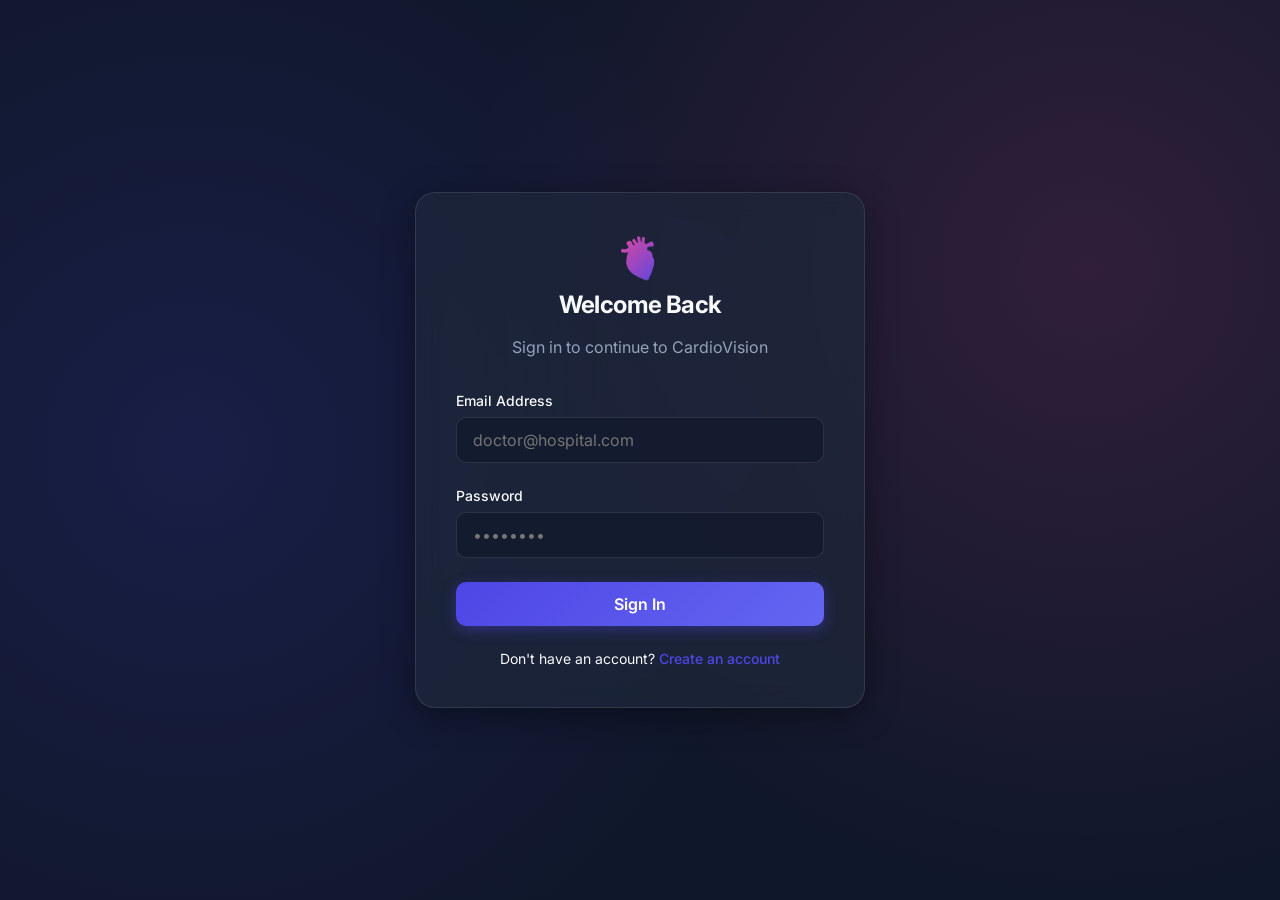
<file: frontend/dashboard.html>
<!DOCTYPE html>
<html lang="en">
<head>
    <meta charset="UTF-8">
    <meta name="viewport" content="width=device-width, initial-scale=1.0">
    <title>Dashboard - CardioVision</title>
    <link rel="preconnect" href="https://fonts.googleapis.com">
    <link rel="preconnect" href="https://fonts.gstatic.com" crossorigin>
    <link href="https://fonts.googleapis.com/css2?family=Inter:wght@400;500;600;700;800&display=swap" rel="stylesheet">
    <link rel="stylesheet" href="style.css">
</head>
<body>
    <nav class="navbar">
        <div class="nav-brand">
            <span class="logo-icon" style="background: linear-gradient(135deg, var(--secondary-color), var(--primary-color)); -webkit-background-clip: text; background-clip: text; -webkit-text-fill-color: transparent;">🫀</span>
            <span>CardioVision</span>
        </div>
        <div>
            <span id="user-display-name" style="margin-right: 1rem; color: var(--text-muted); font-weight: 500;"></span>
            <button id="logout-btn" class="btn btn-secondary" style="padding: 0.5rem 1rem; font-size: 0.875rem;">Logout</button>
        </div>
    </nav>

    <div class="dashboard-container">
        <!-- Left Side: Upload Panel -->
        <div class="glass-panel">
            <h3><span class="gradient-text">New Analysis</span></h3>
            <p>Upload a retinal fundus image for cardiovascular risk prediction using EfficientNet-B7.</p>
            
            <div id="dashboard-alert" class="alert alert-error"></div>
            
            <form id="upload-form">
                <div class="upload-area" id="drop-zone">
                    <div class="upload-icon">📸</div>
                    <h4>Drag & Drop Image</h4>
                    <p style="margin-bottom: 0;">or click to browse (JPEG, PNG | Max 10MB)</p>
                    <input type="file" id="file-input-hidden" accept="image/jpeg, image/png, image/jpg" required>
                </div>
                
                <img id="image-preview" src="" alt="Selected Preview">
                
                <br>
                <button type="submit" class="btn btn-primary btn-disabled" id="analyze-btn" disabled>
                    <span>Analyze Image</span>
                    <div class="loader" id="analyze-loader" style="margin-left: 10px; width: 20px; height: 20px; border-width: 2px;"></div>
                </button>
            </form>
        </div>

        <!-- Right Side: Results Panel -->
        <div class="glass-panel results-panel hidden" id="results-panel">
            <h3><span class="gradient-text">Analysis Results</span></h3>
            
            <div class="risk-meter" id="risk-meter-bg">
                <p style="margin: 0; font-size: 0.875rem; text-transform: uppercase; letter-spacing: 1px;">Cardiovascular Risk</p>
                <div class="risk-level" id="risk-display">--</div>
                <p id="confidence-display" style="margin: 0;">Confidence: --%</p>
            </div>
            
            <div>
                <h4>Grad-CAM Heatmap</h4>
                <p style="font-size: 0.875rem;">Highlights regions critical for the AI's prediction.</p>
                <div class="heatmap-container">
                    <img id="heatmap-image" class="heatmap-img" src="" alt="Grad-CAM Heatmap">
                </div>
            </div>
            
            <button class="btn btn-secondary" id="download-report-btn" style="margin-top: 1rem;">
                <span style="font-size: 1.2rem; margin-right: 8px;">📄</span> Download Medical Report (PDF)
            </button>
        </div>
    </div>
    <script src="app.js"></script>
</body>
</html>
</file>
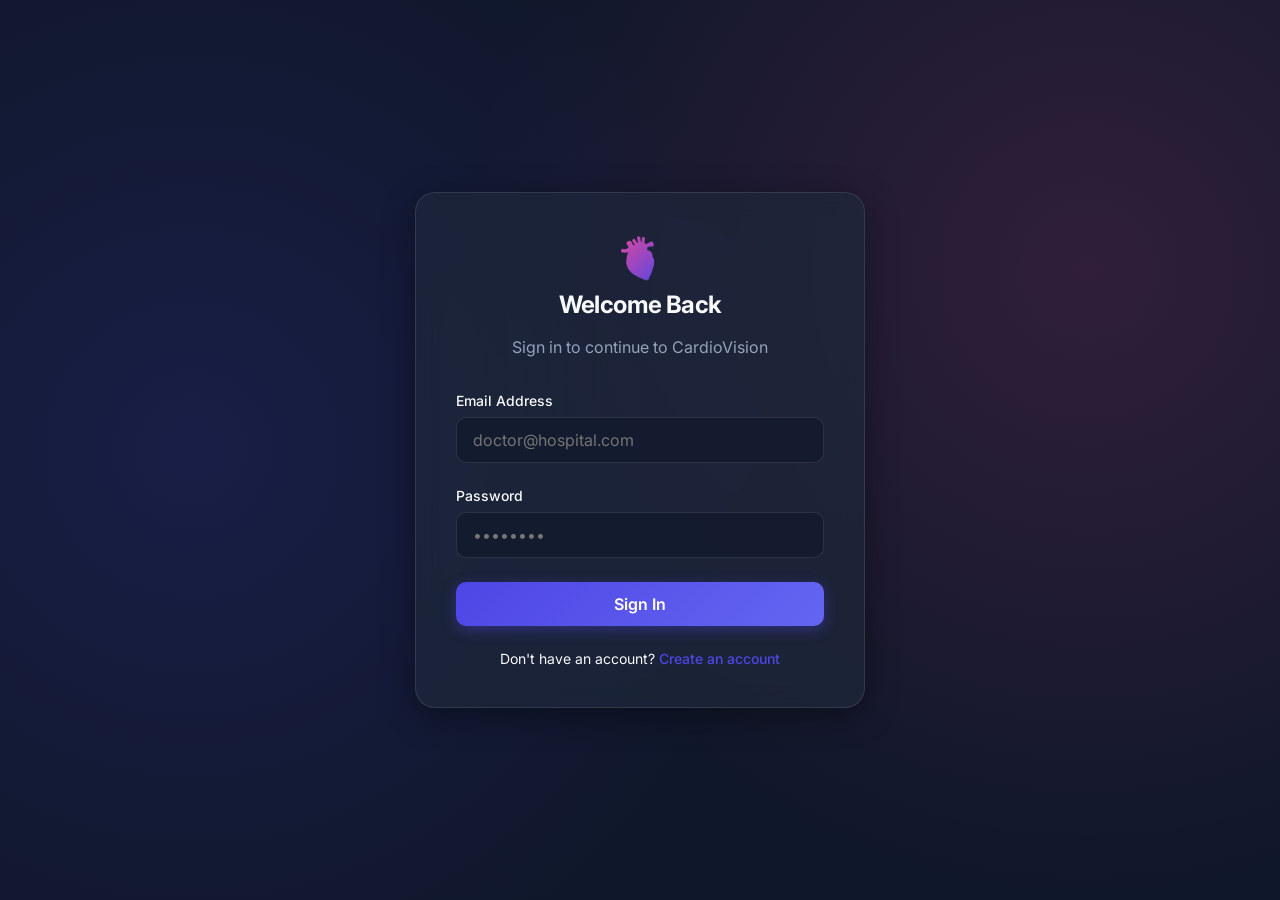
<file: frontend/login.html>
<!DOCTYPE html>
<html lang="en">
<head>
    <meta charset="UTF-8">
    <meta name="viewport" content="width=device-width, initial-scale=1.0">
    <title>Login - CardioVision</title>
    <link rel="preconnect" href="https://fonts.googleapis.com">
    <link rel="preconnect" href="https://fonts.gstatic.com" crossorigin>
    <link href="https://fonts.googleapis.com/css2?family=Inter:wght@400;500;600;700;800&display=swap" rel="stylesheet">
    <link rel="stylesheet" href="style.css">
</head>
<body>
    <div class="auth-container">
        <div class="auth-box glass-panel">
            <div class="auth-header">
                <div class="logo-icon">🫀</div>
                <h2>Welcome Back</h2>
                <p>Sign in to continue to CardioVision</p>
            </div>
            
            <div id="login-alert" class="alert alert-error"></div>

            <form id="login-form">
                <div class="form-group">
                    <label for="email">Email Address</label>
                    <input type="email" id="email" class="form-control" placeholder="doctor@hospital.com" required>
                </div>
                
                <div class="form-group">
                    <label for="password">Password</label>
                    <input type="password" id="password" class="form-control" placeholder="••••••••" required>
                </div>
                
                <button type="submit" class="btn btn-primary" id="login-btn">
                    <span>Sign In</span>
                    <div class="loader" id="login-loader" style="margin-left: 10px; width: 20px; height: 20px; border-width: 2px;"></div>
                </button>
            </form>
            
            <div class="auth-links">
                Don't have an account? <a href="signup.html">Create an account</a>
            </div>
        </div>
    </div>
    <script src="app.js"></script>
</body>
</html>
</file>
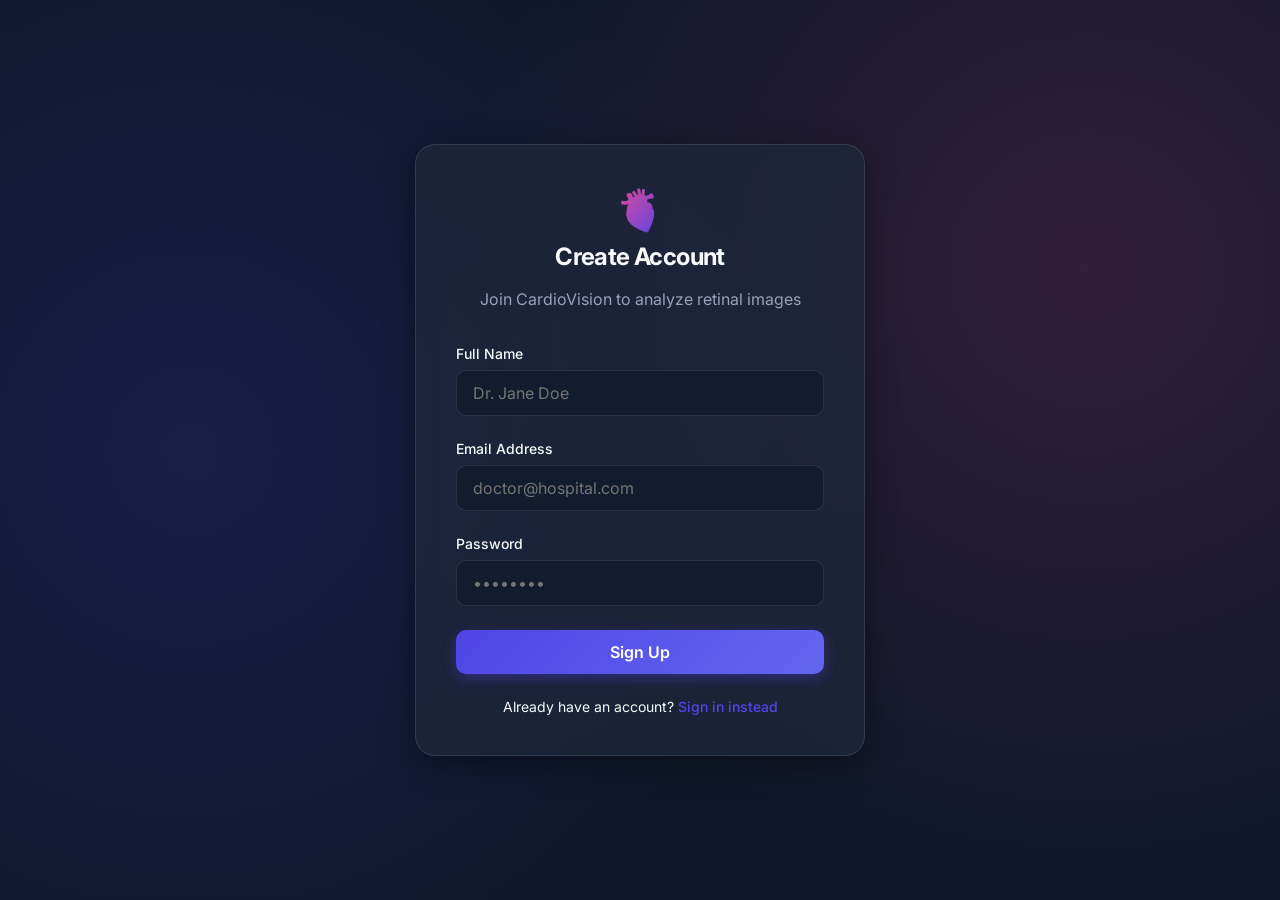
<file: frontend/signup.html>
<!DOCTYPE html>
<html lang="en">
<head>
    <meta charset="UTF-8">
    <meta name="viewport" content="width=device-width, initial-scale=1.0">
    <title>Sign Up - CardioVision</title>
    <link rel="preconnect" href="https://fonts.googleapis.com">
    <link rel="preconnect" href="https://fonts.gstatic.com" crossorigin>
    <link href="https://fonts.googleapis.com/css2?family=Inter:wght@400;500;600;700;800&display=swap" rel="stylesheet">
    <link rel="stylesheet" href="style.css">
</head>
<body>
    <div class="auth-container">
        <div class="auth-box glass-panel">
            <div class="auth-header">
                <div class="logo-icon">🫀</div>
                <h2>Create Account</h2>
                <p>Join CardioVision to analyze retinal images</p>
            </div>
            
            <div id="signup-alert" class="alert alert-error"></div>

            <form id="signup-form">
                <div class="form-group">
                    <label for="name">Full Name</label>
                    <input type="text" id="name" class="form-control" placeholder="Dr. Jane Doe" required minlength="2">
                </div>
                
                <div class="form-group">
                    <label for="email">Email Address</label>
                    <input type="email" id="email" class="form-control" placeholder="doctor@hospital.com" required>
                </div>
                
                <div class="form-group">
                    <label for="password">Password</label>
                    <input type="password" id="password" class="form-control" placeholder="••••••••" required minlength="6">
                </div>
                
                <button type="submit" class="btn btn-primary" id="signup-btn">
                    <span>Sign Up</span>
                    <div class="loader" id="signup-loader" style="margin-left: 10px; width: 20px; height: 20px; border-width: 2px;"></div>
                </button>
            </form>
            
            <div class="auth-links">
                Already have an account? <a href="login.html">Sign in instead</a>
            </div>
        </div>
    </div>
    <script src="app.js"></script>
</body>
</html>
</file>
<file: frontend/style.css>
:root {
  --primary-color: #4f46e5;
  --secondary-color: #ec4899;
  --bg-color: #0f172a;
  --panel-bg: rgba(30, 41, 59, 0.7);
  --text-main: #f8fafc;
  --text-muted: #94a3b8;
  --success-color: #10b981;
  --danger-color: #ef4444;
  --warning-color: #f59e0b;
  --border-color: rgba(255, 255, 255, 0.1);
  --glass-shadow: 0 8px 32px 0 rgba(0, 0, 0, 0.37);
}

* {
  box-sizing: border-box;
  margin: 0;
  padding: 0;
  font-family: 'Inter', system-ui, -apple-system, sans-serif;
}

body {
  background-color: var(--bg-color);
  color: var(--text-main);
  min-height: 100vh;
  display: flex;
  flex-direction: column;
  background-image:
    radial-gradient(circle at 15% 50%, rgba(79, 70, 229, 0.15) 0%, transparent 50%),
    radial-gradient(circle at 85% 30%, rgba(236, 72, 153, 0.15) 0%, transparent 50%);
  background-attachment: fixed;
  overflow-x: hidden;
}

/* Glassmorphism Panel Container */
.glass-panel {
  background: var(--panel-bg);
  backdrop-filter: blur(12px);
  -webkit-backdrop-filter: blur(12px);
  border: 1px solid var(--border-color);
  border-radius: 20px;
  padding: 2.5rem;
  box-shadow: var(--glass-shadow);
  transition: transform 0.3s ease, box-shadow 0.3s ease;
}

.glass-panel:hover {
  transform: translateY(-2px);
  box-shadow: 0 12px 40px 0 rgba(0, 0, 0, 0.45);
}

/* Typography */
h1,
h2,
h3 {
  font-weight: 700;
  letter-spacing: -0.025em;
  margin-bottom: 1rem;
}

.gradient-text {
  background: linear-gradient(135deg, var(--primary-color), var(--secondary-color));
  -webkit-background-clip: text;
  -webkit-text-fill-color: transparent;
  background-clip: text;
}

p {
  color: var(--text-muted);
  line-height: 1.6;
  margin-bottom: 1.5rem;
}

/* Forms & Inputs */
.form-group {
  margin-bottom: 1.5rem;
  position: relative;
}

.form-group label {
  display: block;
  font-size: 0.875rem;
  font-weight: 500;
  margin-bottom: 0.5rem;
  color: var(--text-main);
}

.form-control {
  width: 100%;
  padding: 0.75rem 1rem;
  background: rgba(15, 23, 42, 0.6);
  border: 1px solid var(--border-color);
  border-radius: 10px;
  color: var(--text-main);
  font-size: 1rem;
  transition: all 0.3s ease;
  outline: none;
}

.form-control:focus {
  border-color: var(--primary-color);
  box-shadow: 0 0 0 3px rgba(79, 70, 229, 0.2);
  background: rgba(15, 23, 42, 0.8);
}

/* Buttons */
.btn {
  display: inline-flex;
  align-items: center;
  justify-content: center;
  padding: 0.75rem 1.5rem;
  border-radius: 10px;
  font-weight: 600;
  font-size: 1rem;
  cursor: pointer;
  transition: all 0.3s ease;
  border: none;
  text-decoration: none;
  width: 100%;
}

.btn-primary {
  background: linear-gradient(135deg, var(--primary-color), #6366f1);
  color: white;
  box-shadow: 0 4px 14px 0 rgba(79, 70, 229, 0.39);
}

.btn-primary:hover {
  background: linear-gradient(135deg, #4338ca, var(--primary-color));
  box-shadow: 0 6px 20px rgba(79, 70, 229, 0.23);
  transform: translateY(-1px);
}

.btn-secondary {
  background: transparent;
  border: 1px solid var(--border-color);
  color: var(--text-main);
}

.btn-secondary:hover {
  background: rgba(255, 255, 255, 0.05);
  border-color: var(--text-muted);
}

.btn-disabled {
  opacity: 0.6;
  cursor: not-allowed;
  pointer-events: none;
}

/* File Upload Area */
.upload-area {
  border: 2px dashed var(--border-color);
  border-radius: 16px;
  padding: 3rem 2rem;
  text-align: center;
  transition: all 0.3s ease;
  cursor: pointer;
  background: rgba(15, 23, 42, 0.4);
  position: relative;
  overflow: hidden;
}

.upload-area:hover,
.upload-area.dragover {
  border-color: var(--primary-color);
  background: rgba(79, 70, 229, 0.05);
}

.upload-icon {
  font-size: 3rem;
  color: var(--primary-color);
  margin-bottom: 1rem;
}

#file-input-hidden {
  display: none;
}

#image-preview {
  max-width: 100%;
  max-height: 300px;
  border-radius: 12px;
  display: none;
  margin: 1rem auto;
  box-shadow: 0 4px 12px rgba(0, 0, 0, 0.3);
}

/* Layout Classes */
.auth-container {
  min-height: 100vh;
  display: flex;
  align-items: center;
  justify-content: center;
  padding: 2rem;
}

.auth-box {
  width: 100%;
  max-width: 450px;
}

.auth-header {
  text-align: center;
  margin-bottom: 2rem;
}

.auth-header .logo-icon {
  font-size: 2.5rem;
  margin-bottom: 0.5rem;
  display: inline-block;
  background: linear-gradient(135deg, var(--secondary-color), var(--primary-color));
  -webkit-background-clip: text;
  background-clip: text;
  -webkit-text-fill-color: transparent;
}

/* Dashboard Layout */
.navbar {
  background: rgba(15, 23, 42, 0.8);
  backdrop-filter: blur(12px);
  border-bottom: 1px solid var(--border-color);
  padding: 1rem 2rem;
  display: flex;
  justify-content: space-between;
  align-items: center;
  position: sticky;
  top: 0;
  z-index: 50;
}

.nav-brand {
  font-size: 1.5rem;
  font-weight: 700;
  display: flex;
  align-items: center;
  gap: 0.75rem;
}

.dashboard-container {
  padding: 2rem;
  max-width: 1200px;
  margin: 0 auto;
  width: 100%;
  display: grid;
  grid-template-columns: 1fr;
  gap: 2rem;
}

@media (min-width: 992px) {
  .dashboard-container {
    grid-template-columns: 1fr 1fr;
  }
}

/* Results Area */
.results-panel {
  display: flex;
  flex-direction: column;
  gap: 1.5rem;
}

.risk-meter {
  padding: 1.5rem;
  border-radius: 16px;
  background: rgba(0, 0, 0, 0.2);
  text-align: center;
  border: 1px solid var(--border-color);
}

.risk-level {
  font-size: 2.5rem;
  font-weight: 800;
  margin: 0.5rem 0;
}

.risk-high {
  color: var(--danger-color);
}

.risk-low {
  color: var(--success-color);
}

.risk-medium {
  color: var(--warning-color);
}

.heatmap-container {
  position: relative;
  border-radius: 16px;
  overflow: hidden;
  background: #000;
  display: flex;
  align-items: center;
  justify-content: center;
  min-height: 300px;
}

.heatmap-img {
  max-width: 100%;
  height: auto;
  display: block;
}

/* Alerts & Loading */
.alert {
  padding: 1rem;
  border-radius: 10px;
  margin-bottom: 1.5rem;
  font-size: 0.875rem;
  display: none;
}

.alert-error {
  background: rgba(239, 68, 68, 0.1);
  border: 1px solid var(--danger-color);
  color: #fca5a5;
}

.alert-success {
  background: rgba(16, 185, 129, 0.1);
  border: 1px solid var(--success-color);
  color: #6ee7b7;
}

.loader {
  border: 4px solid rgba(255, 255, 255, 0.1);
  border-left-color: var(--primary-color);
  border-radius: 50%;
  width: 30px;
  height: 30px;
  animation: spin 1s linear infinite;
  margin: 0 auto;
  display: none;
}

@keyframes spin {
  0% {
    transform: rotate(0deg);
  }

  100% {
    transform: rotate(360deg);
  }
}

.hidden {
  display: none !important;
}

.auth-links {
  text-align: center;
  margin-top: 1.5rem;
  font-size: 0.875rem;
}

.auth-links a {
  color: var(--primary-color);
  text-decoration: none;
  font-weight: 500;
  transition: color 0.3s;
}

.auth-links a:hover {
  color: #818cf8;
  text-decoration: underline;
}
</file>
